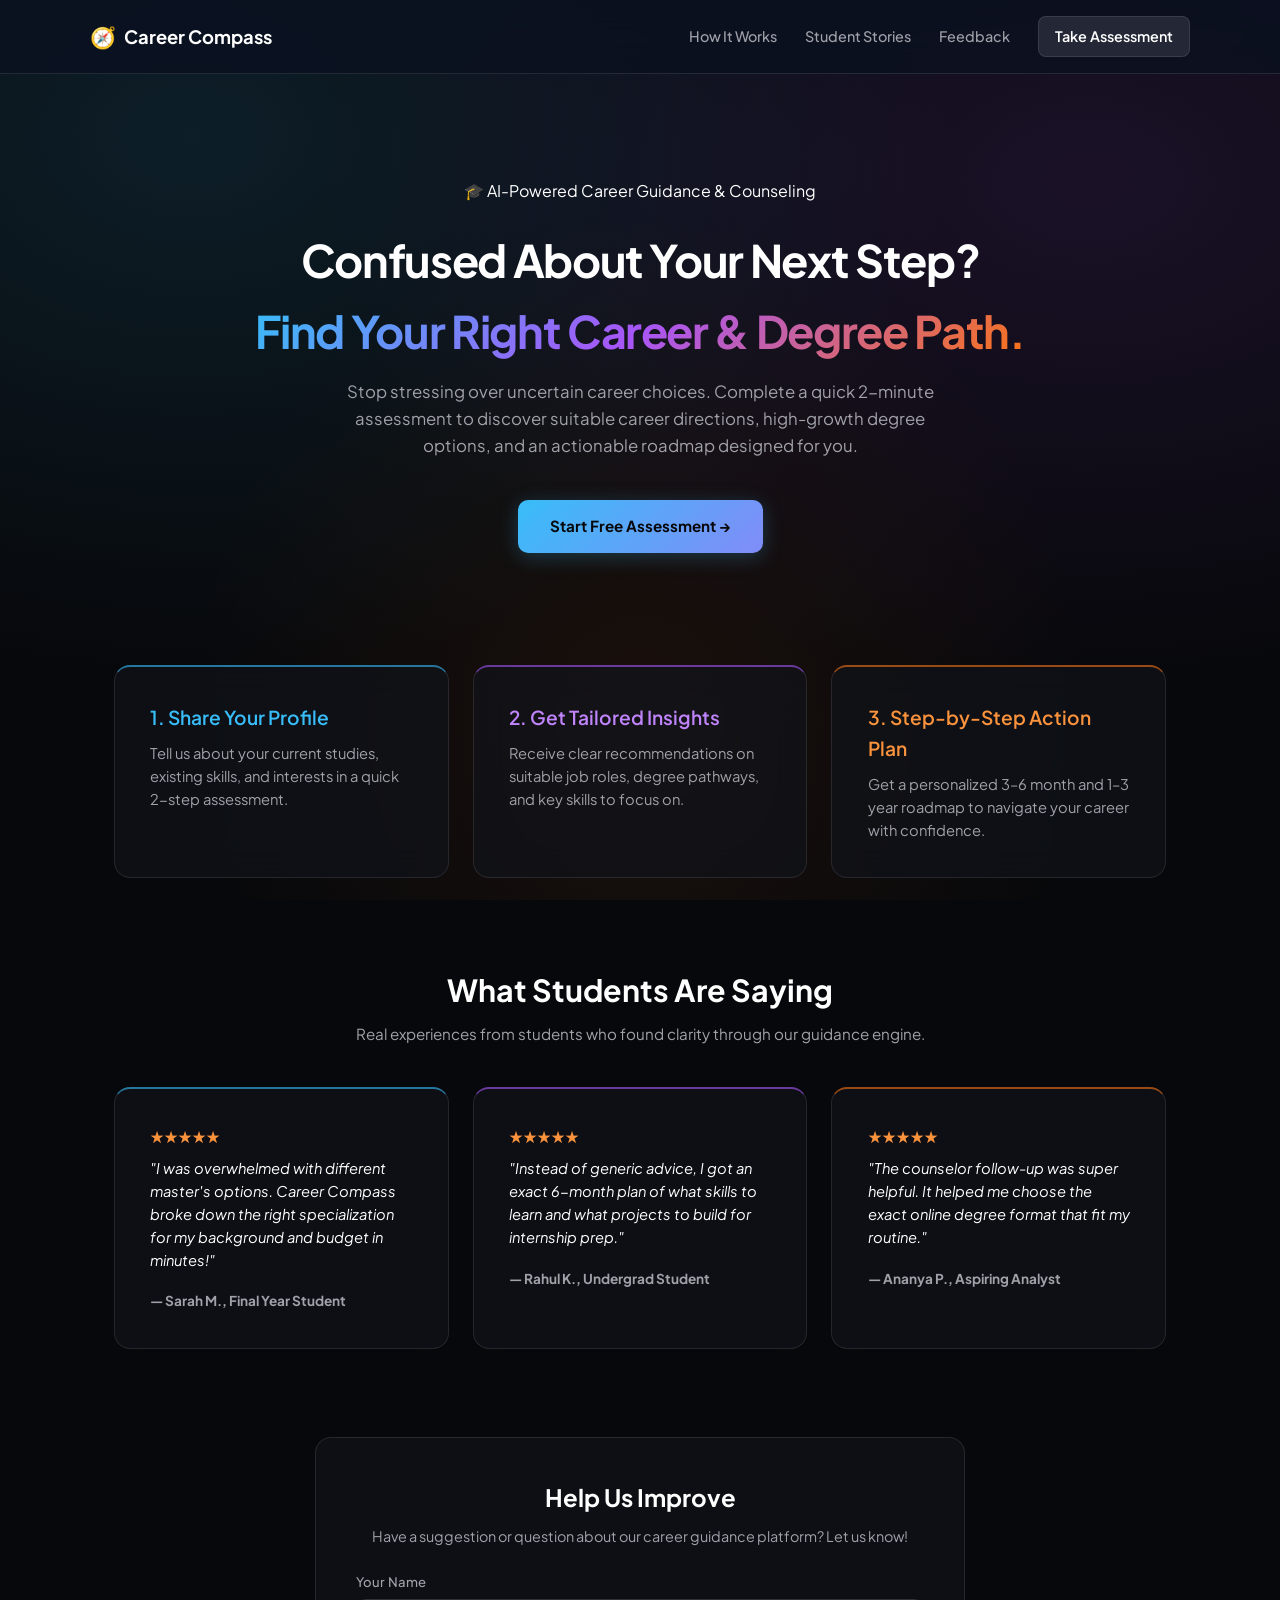
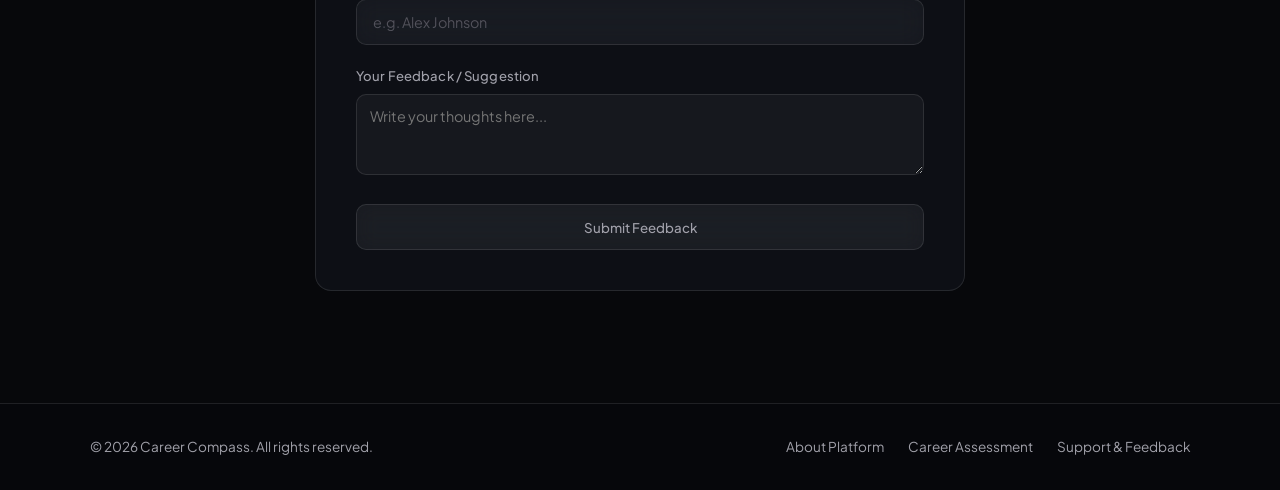
<file: frontend/index.html>
<!DOCTYPE html>
<html lang="en">
<head>
  <meta charset="UTF-8">
  <meta name="viewport" content="width=device-width, initial-scale=1.0">
  <title>Career Compass | AI-Powered Career Guidance</title>
  <link rel="preconnect" href="https://fonts.googleapis.com">
  <link rel="preconnect" href="https://fonts.gstatic.com" crossorigin>
  <link href="https://fonts.googleapis.com/css2?family=Plus+Jakarta+Sans:wght@400;500;600;700;800&display=swap" rel="stylesheet">
  <link rel="stylesheet" href="css/global.css">
  <link rel="stylesheet" href="css/dashboard.css">
</head>
<body>

  <!-- Top Navigation Header Bar -->
  <nav class="top-nav">
    <div class="nav-container">
      <div class="nav-brand">
        <span class="brand-icon">🧭</span>
        <span class="brand-name">Career Compass</span>
      </div>
      <div class="nav-links">
        <a href="#how-it-works">How It Works</a>
        <a href="#reviews">Student Stories</a>
        <a href="#feedback">Feedback</a>
        <a href="assesment.html" class="btn-nav">Take Assessment</a>
      </div>
    </div>
  </nav>

  <div class="container">
    <!-- Hero Section -->
    <header>
      <div class="brand-badge" style="margin-bottom: 1.25rem; display: inline-block;">
        <span>🎓 AI-Powered Career Guidance & Counseling</span>
      </div>
      <h1>Confused About Your Next Step?<br><span>Find Your Right Career & Degree Path.</span></h1>
      <p>Stop stressing over uncertain career choices. Complete a quick 2-minute assessment to discover suitable career directions, high-growth degree options, and an actionable roadmap designed for you.</p>
      
      <div class="hero-actions">
        <a href="assesment.html" class="btn-primary">Start Free Assessment &rarr;</a>
      </div>
    </header>

    <!-- How It Works Section (Simplified) -->
    <section id="how-it-works" class="features-grid">
      <div class="feature-card">
        <h3>1. Share Your Profile</h3>
        <p>Tell us about your current studies, existing skills, and interests in a quick 2-step assessment.</p>
      </div>

      <div class="feature-card">
        <h3>2. Get Tailored Insights</h3>
        <p>Receive clear recommendations on suitable job roles, degree pathways, and key skills to focus on.</p>
      </div>

      <div class="feature-card">
        <h3>3. Step-by-Step Action Plan</h3>
        <p>Get a personalized 3–6 month and 1–3 year roadmap to navigate your career with confidence.</p>
      </div>
    </section>

    <!-- Student Reviews / Stories -->
    <section id="reviews" style="margin-top: 5.5rem;">
      <h2 style="text-align: center; font-size: 1.9rem; margin-bottom: 0.5rem;">What Students Are Saying</h2>
      <p style="text-align: center; color: var(--text-muted); margin-bottom: 2.5rem; font-size: 0.95rem;">Real experiences from students who found clarity through our guidance engine.</p>
      
      <div class="features-grid" style="margin-top: 0;">
        <div class="feature-card">
          <div style="color: #fb923c; margin-bottom: 0.5rem;">★★★★★</div>
          <p style="font-style: italic; margin-bottom: 1rem; color: var(--text-white);">"I was overwhelmed with different master's options. Career Compass broke down the right specialization for my background and budget in minutes!"</p>
          <strong style="font-size: 0.85rem; color: var(--text-muted);">— Sarah M., Final Year Student</strong>
        </div>

        <div class="feature-card">
          <div style="color: #fb923c; margin-bottom: 0.5rem;">★★★★★</div>
          <p style="font-style: italic; margin-bottom: 1rem; color: var(--text-white);">"Instead of generic advice, I got an exact 6-month plan of what skills to learn and what projects to build for internship prep."</p>
          <strong style="font-size: 0.85rem; color: var(--text-muted);">— Rahul K., Undergrad Student</strong>
        </div>

        <div class="feature-card">
          <div style="color: #fb923c; margin-bottom: 0.5rem;">★★★★★</div>
          <p style="font-style: italic; margin-bottom: 1rem; color: var(--text-white);">"The counselor follow-up was super helpful. It helped me choose the exact online degree format that fit my routine."</p>
          <strong style="font-size: 0.85rem; color: var(--text-muted);">— Ananya P., Aspiring Analyst</strong>
        </div>
      </div>
    </section>

    <!-- Quick Feedback Section -->
    <section id="feedback" style="margin-top: 5.5rem;">
      <div class="feature-card" style="max-width: 650px; margin: 0 auto; padding: 2.5rem;">
        <h2 style="font-size: 1.5rem; text-align: center; margin-bottom: 0.5rem;">Help Us Improve</h2>
        <p style="text-align: center; color: var(--text-muted); font-size: 0.9rem; margin-bottom: 1.5rem;">Have a suggestion or question about our career guidance platform? Let us know!</p>
        
        <form id="feedback-form" onsubmit="event.preventDefault(); alert('Thank you for your valuable feedback!'); this.reset();">
          <div class="input-group">
            <label for="fb-name">Your Name</label>
            <input type="text" id="fb-name" required placeholder="e.g. Alex Johnson">
          </div>
          <div class="input-group">
            <label for="fb-message">Your Feedback / Suggestion</label>
            <textarea id="fb-message" rows="3" required placeholder="Write your thoughts here..." style="background: rgba(255, 255, 255, 0.04); border: 1px solid var(--glass-border); color: var(--text-white); padding: 0.8rem; border-radius: 10px; font-family: inherit; font-size: 0.9rem; outline: none; width: 100%; resize: vertical;"></textarea>
          </div>
          <button type="submit" class="btn-secondary full-width" style="margin-top: 0.5rem;">Submit Feedback</button>
        </form>
      </div>
    </section>
  </div>

  <!-- Copyrights & Footer Bar -->
  <footer class="footer-bar">
    <div class="footer-container">
      <p>&copy; 2026 Career Compass. All rights reserved.</p>
      <div class="footer-links">
        <a href="#how-it-works">About Platform</a>
        <a href="assesment.html">Career Assessment</a>
        <a href="#feedback">Support & Feedback</a>
      </div>
    </div>
  </footer>

</body>
</html>
</file>
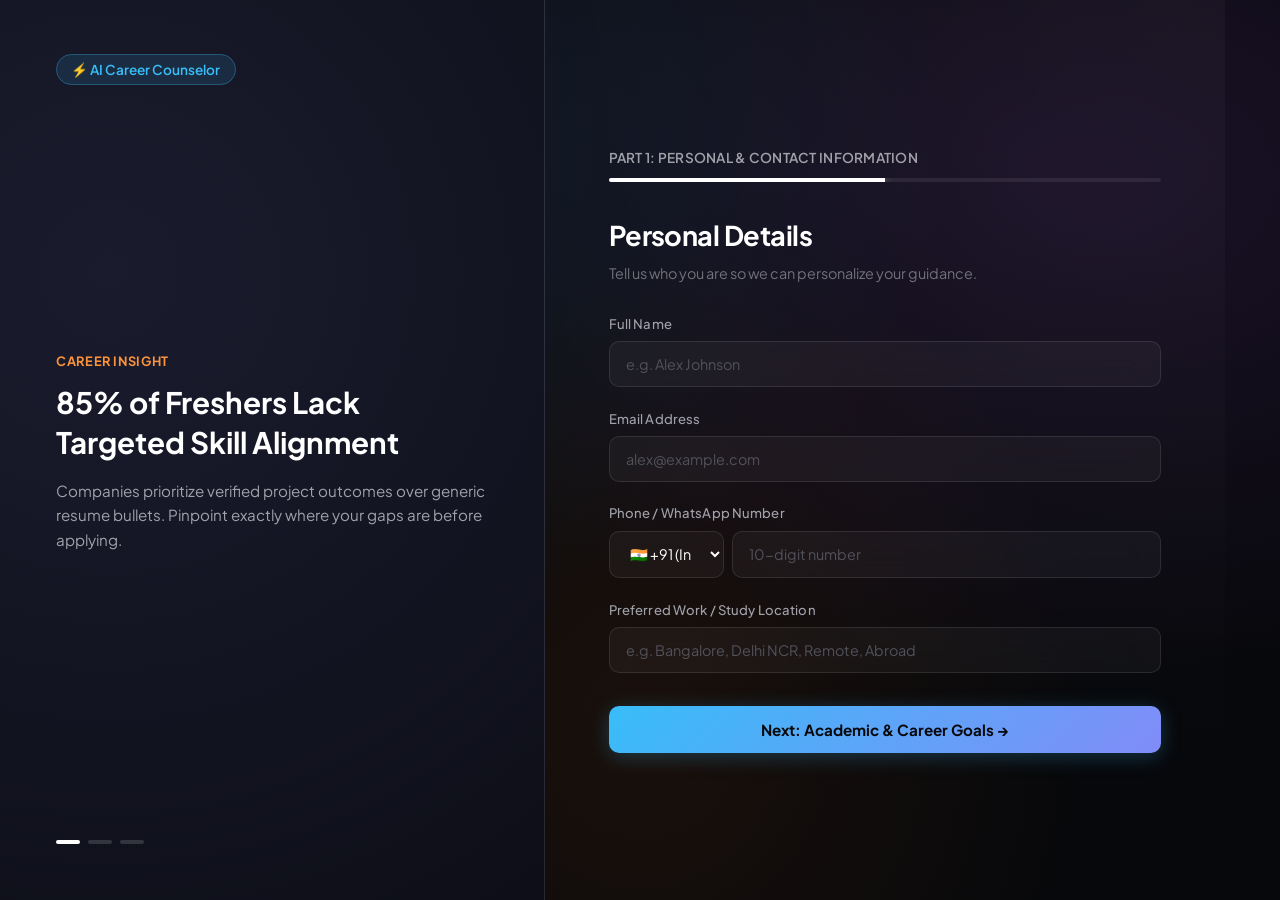
<file: frontend/assesment.html>
<!DOCTYPE html>
<html lang="en">
<head>
  <meta charset="UTF-8">
  <meta name="viewport" content="width=device-width, initial-scale=1.0">
  <title>Career Compass | Assessment</title>
  <link rel="preconnect" href="https://fonts.googleapis.com">
  <link rel="preconnect" href="https://fonts.gstatic.com" crossorigin>
  <link href="https://fonts.googleapis.com/css2?family=Plus+Jakarta+Sans:wght@400;500;600;700&display=swap" rel="stylesheet">
  <link rel="stylesheet" href="css/global.css">
  <link rel="stylesheet" href="css/assesment.css">
</head>
<body>

  <div class="assessment-wrapper">
    <!-- Left Pane: Carousel with Insights -->
    <aside class="carousel-pane">
      <div class="brand-badge">
        <span>⚡ AI Career Counselor</span>
      </div>

      <div class="slider-container">
        <div class="slide active">
          <div class="slide-tag">Career Insight</div>
          <h2>85% of Freshers Lack Targeted Skill Alignment</h2>
          <p>Companies prioritize verified project outcomes over generic resume bullets. Pinpoint exactly where your gaps are before applying.</p>
        </div>

        <div class="slide">
          <div class="slide-tag">High-Growth Tracks</div>
          <h2>Top Skills In Demand</h2>
          <p>Full-Stack Engineering, Applied AI/ML pipelines, Cloud Architecture, and Data Analytics command significantly higher starting packages.</p>
        </div>

        <div class="slide">
          <div class="slide-tag">Higher Education</div>
          <h2>Right Degree, Higher Growth</h2>
          <p>Choosing the right specialization and study mode (Online, Offline, Hybrid) accelerates long-term career progression.</p>
        </div>
      </div>

      <div class="slider-dots">
        <span class="dot active"></span>
        <span class="dot"></span>
        <span class="dot"></span>
      </div>
    </aside>

    <!-- Right Pane: 2-Step Form -->
    <main class="form-pane">
      <div class="form-header">
        <div class="step-indicator">
          <span id="step-label">Part 1: Personal & Contact Information</span>
          <div class="progress-track">
            <div class="progress-bar" id="progress-bar"></div>
          </div>
        </div>
      </div>

      <form id="career-form">
        <!-- PART 1: PERSONAL & CONTACT DETAILS -->
        <section class="form-step active-step" id="step-1">
          <h3>Personal Details</h3>
          <p class="subtitle">Tell us who you are so we can personalize your guidance.</p>

          <div class="input-group">
            <label for="name">Full Name</label>
            <input type="text" id="name" required placeholder="e.g. Alex Johnson" minlength="2">
          </div>

          <div class="input-group">
            <label for="email">Email Address</label>
            <input type="email" id="email" required placeholder="alex@example.com">
          </div>

          <div class="input-group">
            <label for="phone">Phone / WhatsApp Number</label>
            <div class="phone-group">
              <select id="country-code" required>
                <option value="+91" selected>🇮🇳 +91 (India)</option>
                <option value="+1">🇺🇸 +1 (US/Canada)</option>
                <option value="+44">🇬🇧 +44 (UK)</option>
                <option value="+971">🇦🇪 +971 (UAE)</option>
                <option value="+65">🇸🇬 +65 (Singapore)</option>
                <option value="+61">🇦🇺 +61 (Australia)</option>
                <option value="+49">🇩🇪 +49 (Germany)</option>
              </select>
              <input 
                type="tel" 
                id="phone" 
                required 
                placeholder="10-digit number" 
                pattern="[0-9]{10}" 
                maxlength="10" 
                title="Please enter a valid 10-digit mobile number"
              >
            </div>
          </div>

          <div class="input-group">
            <label for="preferred-location">Preferred Work / Study Location</label>
            <input type="text" id="preferred-location" required placeholder="e.g. Bangalore, Delhi NCR, Remote, Abroad">
          </div>

          <button type="button" class="btn-primary full-width" id="btn-next">Next: Academic & Career Goals &rarr;</button>
        </section>

        <!-- PART 2: EDUCATIONAL & CAREER GOALS -->
        <section class="form-step" id="step-2">
          <h3>Education & Goals</h3>
          <p class="subtitle">Provide your academic background and aspirations.</p>

          <div class="grid-2">
            <div class="input-group">
              <label for="degree-course">Degree / Course</label>
              <select id="degree-course" required>
                <option value="" disabled selected>Select Degree</option>
                <option value="B.Tech / B.E. (Computer Science/IT)">B.Tech / B.E. (CS/IT)</option>
                <option value="B.Tech / B.E. (Other Branches)">B.Tech / B.E. (Other)</option>
                <option value="BCA">BCA</option>
                <option value="B.Sc (Computer Science / IT / Data)">B.Sc (CS/IT/Data)</option>
                <option value="B.Sc (General / Others)">B.Sc (General)</option>
                <option value="B.Com / BBA">B.Com / BBA</option>
                <option value="MCA">MCA</option>
                <option value="M.Tech / M.E.">M.Tech / M.E.</option>
                <option value="M.Sc / MBA">M.Sc / MBA</option>
                <option value="12th / High School">12th / High School</option>
                <option value="Diploma">Diploma</option>
                <option value="Other">Other</option>
              </select>
            </div>


          <div class="input-group">
            <label for="current-year">Education</label>
              <select id="current-year" required>
                <option value="" disabled selected>Select Year/Sem</option>
                <option value="12th pass">High School</option>
                <option value="1st Year (Sem 1-2)">1st Year (Sem 1-2)</option>
                <option value="2nd Year (Sem 3-4)">2nd Year (Sem 3-4)</option>
                <option value="3rd Year (Sem 5-6)">3rd Year (Sem 5-6)</option>
                <option value="4th Year (Sem 7-8)">4th Year (Sem 7-8)</option>
                <option value="Final Year / Graduated">Final Year / Graduated</option>
                <option value="Gap Year / Drop Year">Gap Year / Drop Year</option>    
              </select>
            </div>
          </div>

          <div class="input-group">
            <label for="college">College / University Name</label>
            <input type="text" id="college" required placeholder="e.g. State Technical University">
          </div>

          <div class="grid-2">
            <div class="input-group">
              <label for="skills">Current Skills</label>
              <input type="text" id="skills" required placeholder="e.g. Python, SQL, Git">
            </div>
            <div class="input-group">
              <label for="career-field">Target Career Direction</label>
              <input type="text" id="career-field" required placeholder="e.g. AI Engineer, Web Developer">
            </div>
          </div>

          <div class="grid-2">
            <div class="input-group">
              <label for="degree-mode">Higher Education Mode</label>
              <select id="degree-mode" required>
                <option value="" disabled selected>Select mode</option>
                <option value="Online Degree">Online Degree</option>
                <option value="Offline/Regular Degree">Offline/Regular Degree</option>
                <option value="Hybrid">Hybrid</option>
                <option value="Distance Learning">Distance Learning</option>
                <option value="Not Sure Yet">Not Sure Yet</option>
              </select>
            </div>
            <div class="input-group">
              <label for="counseling-intent">Need Admission Counseling?</label>
              <select id="counseling-intent" required>
                <option value="" disabled selected>Select option</option>
                <option value="Yes, I want counseling">Yes, I want counseling</option>
                <option value="Yes, I want more information">Yes, I want more information</option>
                <option value="Maybe, I'm exploring options">Maybe, exploring options</option>
                <option value="No, I just want career guidance">No, career guidance only</option>
              </select>
            </div>
          </div>

          <div class="input-group">
            <label for="budget">Budget for Higher Ed (if applicable)</label>
            <select id="budget" required>
              <option value="" disabled selected>Select budget range</option>
              <option value="Under 1 Lakh INR">Under 1 Lakh INR</option>
              <option value="1 - 3 Lakhs INR">1 - 3 Lakhs INR</option>
              <option value="3 - 6 Lakhs INR">3 - 6 Lakhs INR</option>
              <option value="Above 6 Lakhs INR">Above 6 Lakhs INR</option>
              <option value="Not Planning Higher Ed">Not Planning Higher Ed</option>
            </select>
          </div>

          <div class="btn-row">
            <button type="button" class="btn-secondary" id="btn-back">&larr; Back</button>
            <button type="submit" class="btn-primary" id="btn-submit">Generate Career Report ⚡</button>
          </div>
        </section>
      </form>
    </main>
  </div>

  <script src="js/script.js"></script>
</body>
</html>
</file>
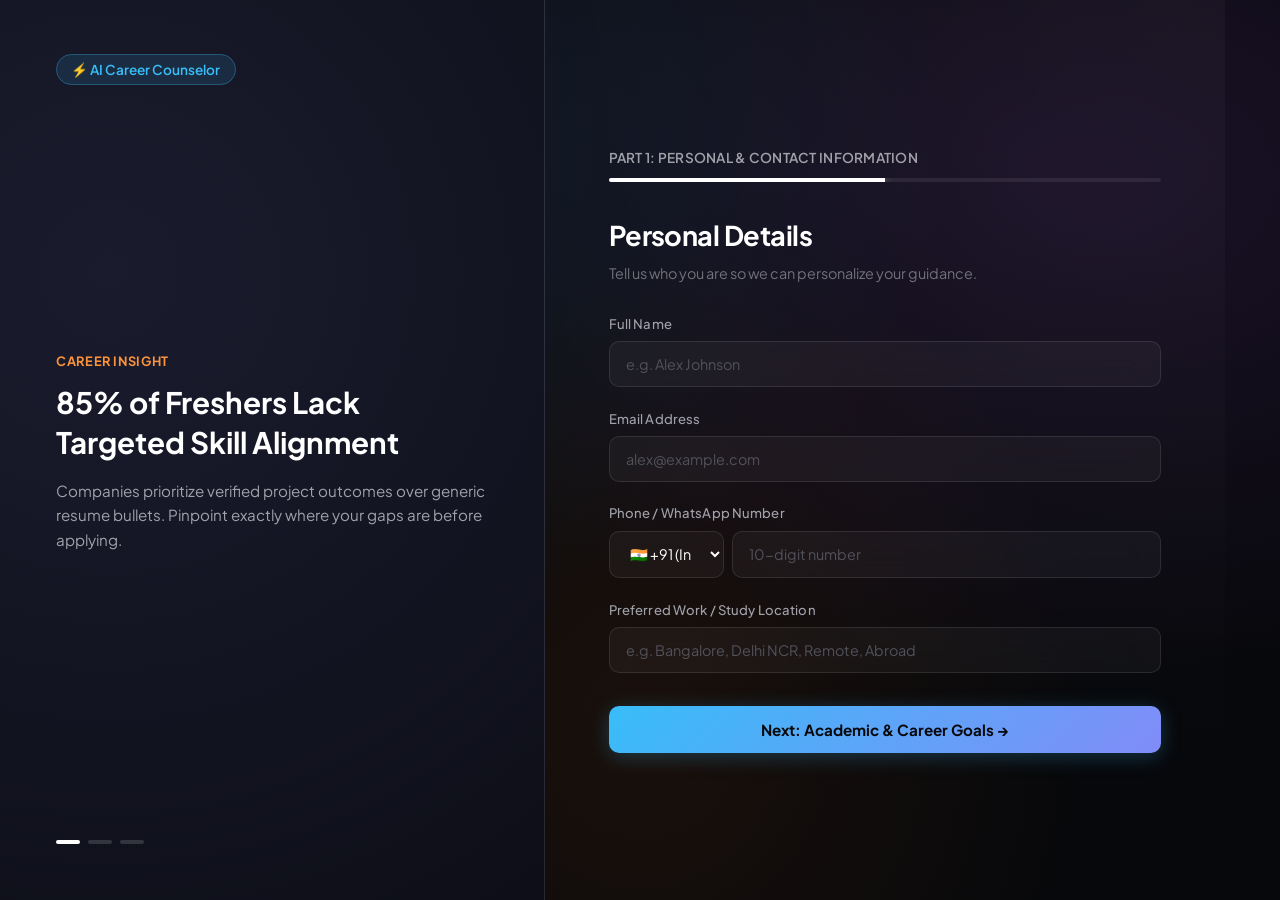
<file: frontend/report.html>
<!DOCTYPE html>
<html lang="en">
<head>
  <meta charset="UTF-8" />
  <meta name="viewport" content="width=device-width, initial-scale=1.0" />
  <title>Career Blueprint | CareerCompass AI</title>
  <link rel="stylesheet" href="css/global.css">
  <link rel="stylesheet" href="css/report.css" />
</head>
<body>

 <!-- Screen Loading State (Interactive Compass & Orbit Loader) -->
  <div id="loading-overlay" class="loading-backdrop">
    <div class="loading-card glass-card">
      <div class="loader-spinner-wrapper">
        <div class="pulsing-orbit"></div>
        <div class="loader-icon">🧭</div>
      </div>
      <h2 id="loading-title">Analyzing Your Profile</h2>
      <p id="loading-status" class="loading-subtitle">Processing career data & matching paths...</p>
      
      <div class="progress-track">
        <div id="progress-bar" class="progress-fill"></div>
      </div>
      
      <div class="loading-metrics">
        <span id="step-indicator">Step 1 of 4</span>
        <span id="eta-indicator">~12s remaining</span>
      </div>

      <div class="loading-fact-box">
        <span class="fact-tag">💡 Career Insight</span>
        <p id="dynamic-fact">Targeting 2–3 high-impact portfolio projects often provides more signal than multiple basic certificates.</p>
      </div>
    </div>
  </div>

  <!-- Screen-Only Floating Navigation Bar -->
  <aside class="screen-action-bar no-print">
    <div class="action-container">
      <button onclick="window.print()" class="btn-print">
        🖨️ Print / Save PDF Report
      </button>
      <a href="index.html" class="btn-dashboard">
        ← Back to Dashboard
      </a>
    </div>
  </aside>

  <!-- Main Report Container -->
  <main id="report-content" class="report-container" style="display: none;">
    
    <!-- Candidate Header & Summary -->
    <header class="report-header">
      <h1 id="user-heading">Career Blueprint</h1>
      <p id="profile-summary" class="profile-summary"></p>
    </header>

    <!-- Section 1: Career Paths -->
    <section class="report-section">
      <h2 class="section-title">Recommended Career Paths</h2>
      <div id="career-paths-grid" class="cards-grid">
        <!-- Rendered via JavaScript -->
      </div>
    </section>

    <!-- Section 2: Skills & Education Pathway -->
    <div class="dual-section-grid">
      <!-- Prioritized Skills -->
      <section class="report-section glass-card">
        <h2 class="section-title">Prioritized Skills to Master</h2>
        <div id="skills-list">
          <!-- Rendered via JavaScript -->
        </div>
      </section>

      <!-- Degrees & Universities -->
      <section class="report-section glass-card">
        <h2 class="section-title">Recommended Degree & College Pathways</h2>
        <div id="education-pathway">
          <!-- Rendered via JavaScript -->
        </div>
      </section>
    </div>

    <!-- Section 3: Roadmap -->
    <section class="report-section">
      <h2 class="section-title">Actionable Career Roadmap</h2>
      <div class="roadmap-grid">
        <div class="glass-card roadmap-card">
          <span class="roadmap-badge short-term">Next 3–12 Months</span>
          <h3 class="roadmap-heading">Short-Term Execution</h3>
          <p id="short-term-plan" class="roadmap-text"></p>
        </div>
        <div class="glass-card roadmap-card">
          <span class="roadmap-badge long-term">Next 1–3 Years</span>
          <h3 class="roadmap-heading">Long-Term Trajectory</h3>
          <p id="long-term-plan" class="roadmap-text"></p>
        </div>
      </div>
    </section>

    <!-- Section 4: AI Advisor Verdict (Forces new page on print) -->
    <section class="report-section verdict-section page-break-before">
      <div class="glass-card verdict-card">
        <h3>AI Advisor Overall Verdict</h3>
        <p id="overall-verdict"></p>
        
        <!-- Counseling Contact Block (Serious outline on print, stylish callout on web) -->
        <div class="counseling-box">
          <h4>Personalized Academic & Career Counseling</h4>
          <p>Need 1-on-1 guidance on college admissions, curriculum sequencing, or online degree enrollment?</p>
          <ul class="contact-details">
            <li><strong>Counseling Desk:</strong> admissions@careercompass.edu</li>
            <li><strong>Helpline:</strong> +91 9999999999 (Mon–Fri, 9:00 AM – 6:00 PM)</li>
            <li><strong>Online Portal:</strong> https://careercompass.ai/counseling</li>
          </ul>
        </div>
      </div>
    </section>

      <!-- Footer Disclaimer -->
    <footer class="report-footer" style="margin-top: 3rem; padding-top: 1.5rem; border-top: 1px solid #e2e8f0; text-align: center; font-size: 0.85rem; color: #64748b;">
      <p><em>Disclaimer: This career guidance report is generated by an AI-powered system and may occasionally contain inaccuracies. Please verify institutional details and eligibility requirements independently.</em></p>
    </footer>

  </main>



  <script src="js/report.js"></script>
</body>
</html>
</file>
<file: frontend/css/global.css>
:root {
  --bg-deep: #07080b;
  --glass-surface: rgba(18, 20, 29, 0.65);
  --glass-surface-hover: rgba(28, 31, 45, 0.75);
  --glass-border: rgba(255, 255, 255, 0.1);
  --glass-border-focus: rgba(255, 255, 255, 0.35);
  
  --text-white: #ffffff;
  --text-muted: #a1a1aa;
  --text-dim: #71717a;
  
  --btn-white: #ffffff;
  --btn-white-hover: #e4e4e7;
  --btn-text: #09090b;
}

* {
  margin: 0;
  padding: 0;
  box-sizing: border-box;
  font-family: 'Plus Jakarta Sans', sans-serif;
}

body {
  background-color: #07080b;
  background-image: 
    radial-gradient(at 15% 15%, rgba(56, 189, 248, 0.12) 0px, transparent 50%),
    radial-gradient(at 85% 20%, rgba(168, 85, 247, 0.12) 0px, transparent 50%),
    radial-gradient(at 50% 80%, rgba(249, 115, 22, 0.08) 0px, transparent 50%);
  background-attachment: fixed;
  color: var(--text-white);
  min-height: 100vh;
  line-height: 1.6;
}

.container {
  max-width: 1100px;
  margin: 0 auto;
  padding: 2rem 1.5rem;
}

/* Shared Buttons */
.btn-primary {
  background: linear-gradient(135deg, #38bdf8 0%, #818cf8 100%);
  color: #07080b;
  padding: 0.9rem 2rem;
  font-size: 0.95rem;
  font-weight: 700;
  border-radius: 10px;
  border: none;
  text-decoration: none;
  cursor: pointer;
  display: inline-block;
  transition: all 0.25s ease;
  box-shadow: 0 4px 20px rgba(56, 189, 248, 0.25);
}

.btn-primary:hover {
  transform: translateY(-2px);
  box-shadow: 0 6px 25px rgba(56, 189, 248, 0.45);
}

.btn-secondary {
  background: rgba(255, 255, 255, 0.05);
  color: var(--text-muted);
  border: 1px solid var(--glass-border);
  backdrop-filter: blur(10px);
  -webkit-backdrop-filter: blur(10px);
  padding: 0.85rem 1.5rem;
  border-radius: 10px;
  font-weight: 500;
  cursor: pointer;
  transition: all 0.2s ease;
}

.btn-secondary:hover {
  background: rgba(255, 255, 255, 0.1);
  color: var(--text-white);
  border-color: var(--glass-border-focus);
}

.full-width {
  width: 100%;
  margin-top: 0.75rem;
}

.btn-row {
  display: flex;
  gap: 1rem;
  margin-top: 1.25rem;
}

/* Top Navigation Bar */
.top-nav {
  position: sticky;
  top: 0;
  z-index: 100;
  background: rgba(11, 17, 32, 0.85);
  backdrop-filter: blur(16px);
  -webkit-backdrop-filter: blur(16px);
  border-bottom: 1px solid var(--glass-border);
  padding: 1rem 1.5rem;
}

.nav-container {
  max-width: 1100px;
  margin: 0 auto;
  display: flex;
  justify-content: space-between;
  align-items: center;
}

.nav-brand {
  display: flex;
  align-items: center;
  gap: 0.5rem;
  font-weight: 700;
  font-size: 1.15rem;
  color: var(--text-white);
}

.brand-icon {
  font-size: 1.3rem;
}

.nav-links {
  display: flex;
  align-items: center;
  gap: 1.75rem;
}

.nav-links a {
  color: var(--text-muted);
  text-decoration: none;
  font-size: 0.9rem;
  font-weight: 500;
  transition: color 0.2s ease;
}

.nav-links a:hover {
  color: var(--text-white);
}

.btn-nav {
  background: rgba(255, 255, 255, 0.1);
  border: 1px solid var(--glass-border);
  padding: 0.5rem 1rem !important;
  border-radius: 8px;
  color: var(--text-white) !important;
  font-weight: 600 !important;
  transition: all 0.2s ease;
}

.btn-nav:hover {
  background: var(--text-white);
  color: #0b1120 !important;
}

/* Footer Bar */
.footer-bar {
  margin-top: 5rem;
  border-top: 1px solid var(--glass-border);
  background: rgba(7, 8, 11, 0.95);
  padding: 2rem 1.5rem;
  color: var(--text-muted);
  font-size: 0.85rem;
}

.footer-container {
  max-width: 1100px;
  margin: 0 auto;
  display: flex;
  justify-content: space-between;
  align-items: center;
  flex-wrap: wrap;
  gap: 1rem;
}

.footer-links {
  display: flex;
  gap: 1.5rem;
}

.footer-links a {
  color: var(--text-muted);
  text-decoration: none;
  transition: color 0.2s ease;
}

.footer-links a:hover {
  color: var(--text-white);
}

@media (max-width: 768px) {
  .nav-links {
    display: none;
  }
}
</file>
<file: frontend/css/dashboard.css>
/* Hero Header */
header {
  text-align: center;
  padding: 4.5rem 1rem 3rem;
}

header h1 {
  font-size: 2.8rem;
  font-weight: 700;
  letter-spacing: -0.03em;
  color: var(--text-white);
}

header h1 span {
  background: linear-gradient(135deg, #38bdf8 0%, #a855f7 50%, #f97316 100%);
  -webkit-background-clip: text;
  -webkit-text-fill-color: transparent;
}



header p {
  font-size: 1.05rem;
  color: var(--text-muted);
  margin-top: 0.75rem;
  max-width: 620px;
  margin-left: auto;
  margin-right: auto;
}

.hero-actions {
  display: flex;
  justify-content: center;
  gap: 1rem;
  margin-top: 2.5rem;
}

/* Feature Cards Grid */
.features-grid {
  display: grid;
  grid-template-columns: repeat(auto-fit, minmax(280px, 1fr));
  gap: 1.5rem;
  margin-top: 4rem;
}

.feature-card {
  background: var(--glass-surface);
  backdrop-filter: blur(16px);
  -webkit-backdrop-filter: blur(16px);
  border: 1px solid var(--glass-border);
  border-radius: 16px;
  padding: 2.2rem;
  transition: all 0.25s ease;
}

.feature-card:hover {
  background: var(--glass-surface-hover);
  border-color: var(--glass-border-focus);
  transform: translateY(-3px);
}

.feature-card h3 {
  font-size: 1.2rem;
  margin-bottom: 0.6rem;
  font-weight: 600;
  color: var(--text-white);
}

.feature-card p {
  color: var(--text-muted);
  font-size: 0.92rem;
  line-height: 1.55;
}

/* Top Border Accents */
.features-grid .feature-card:nth-child(1) { border-top: 2px solid rgba(56, 189, 248, 0.6); }
.features-grid .feature-card:nth-child(2) { border-top: 2px solid rgba(168, 85, 247, 0.6); }
.features-grid .feature-card:nth-child(3) { border-top: 2px solid rgba(249, 115, 22, 0.6); }

.features-grid .feature-card:nth-child(1) h3 { color: #38bdf8; }
.features-grid .feature-card:nth-child(2) h3 { color: #c084fc; }
.features-grid .feature-card:nth-child(3) h3 { color: #fb923c; }

/* Comparison Grid */
.comparison-grid {
  display: grid;
  grid-template-columns: 1fr 1fr;
  gap: 1.5rem;
}

.input-group {
  display: flex;
  flex-direction: column;
  gap: 0.45rem;
  margin-bottom: 1.3rem;
}

.input-group label {
  font-size: 0.82rem;
  font-weight: 500;
  color: var(--text-muted);
  letter-spacing: 0.01em;
}

.input-group input,
.input-group select {
  background: rgba(255, 255, 255, 0.04);
  backdrop-filter: blur(12px);
  -webkit-backdrop-filter: blur(12px);
  border: 1px solid var(--glass-border);
  color: var(--text-white);
  padding: 0.8rem 1rem;
  border-radius: 10px;
  font-size: 0.9rem;
  outline: none;
  transition: all 0.2s ease;
}

.input-group input:focus,
.input-group select:focus {
  background: rgba(255, 255, 255, 0.07);
  border-color: var(--glass-border-focus);
  box-shadow: 0 0 0 3px rgba(255, 255, 255, 0.06);
}

.input-group select option {
  background-color: #12141c;
  color: #ffffff;
}

.input-group input::placeholder {
  color: #52525b;
}

@media (max-width: 800px) {
  .comparison-grid {
    grid-template-columns: 1fr;
  }
}
</file>
<file: frontend/css/assesment.css>
/* Split-Screen Layout */
.assessment-wrapper {
  display: grid;
  grid-template-columns: 1fr 1.35fr;
  min-height: 100vh;
}

/* Left Sidebar (Carousel Pane) */
.carousel-pane {
  background: radial-gradient(circle at 20% 30%, #1a1c2e 0%, #0d0e17 100%);
  border-right: 1px solid var(--glass-border);
  padding: 3.5rem;
  display: flex;
  flex-direction: column;
  justify-content: space-between;
  position: relative;
}

.brand-badge span {
  font-size: 0.85rem;
  font-weight: 600;
  color: #38bdf8;
  background: rgba(56, 189, 248, 0.12);
  padding: 0.4rem 0.9rem;
  border-radius: 20px;
  border: 1px solid rgba(56, 189, 248, 0.3);
}

.slider-container {
  min-height: 220px;
}

.slide {
  display: none;
  opacity: 0;
  transition: opacity 0.4s ease-in-out;
}

.slide.active {
  display: block;
  opacity: 1;
}

.slide-tag {
  color: #fb923c;
  font-size: 0.8rem;
  font-weight: 700;
  text-transform: uppercase;
  letter-spacing: 0.05em;
  margin-bottom: 0.75rem;
}

.slide h2 {
  font-size: 1.85rem;
  font-weight: 700;
  line-height: 1.35;
  margin-bottom: 1rem;
}

.slide p {
  color: var(--text-muted);
  font-size: 0.95rem;
  line-height: 1.6;
}

.slider-dots {
  display: flex;
  gap: 0.5rem;
}

.dot {
  width: 24px;
  height: 4px;
  background: rgba(255, 255, 255, 0.15);
  border-radius: 2px;
  cursor: pointer;
  transition: background 0.3s ease;
}

.dot.active {
  background: #ffffff;
}

/* Right Pane (Form Inputs) */
.form-pane {
  padding: 3.5rem 4rem;
  display: flex;
  flex-direction: column;
  justify-content: center;
  max-width: 680px;
  background: radial-gradient(circle at top right, rgba(255, 255, 255, 0.03) 0%, transparent 70%);
}

.form-header {
  margin-bottom: 2rem;
}

.step-indicator {
  display: flex;
  flex-direction: column;
  gap: 0.6rem;
}

#step-label {
  font-size: 0.85rem;
  font-weight: 600;
  letter-spacing: 0.02em;
  color: var(--text-muted);
  text-transform: uppercase;
}

.progress-track {
  width: 100%;
  height: 4px;
  background: rgba(255, 255, 255, 0.08);
  border-radius: 2px;
  overflow: hidden;
}

.progress-bar {
  width: 50%;
  height: 100%;
  background: #ffffff;
  box-shadow: 0 0 10px rgba(255, 255, 255, 0.5);
  transition: width 0.3s ease;
}

.form-step {
  display: none;
}

.form-step.active-step {
  display: block;
}

.form-step h3 {
  font-size: 1.7rem;
  font-weight: 700;
  color: var(--text-white);
  letter-spacing: -0.02em;
  margin-bottom: 0.3rem;
}

.form-step .subtitle {
  color: var(--text-dim);
  font-size: 0.9rem;
  margin-bottom: 1.75rem;
}

.grid-2 {
  display: grid;
  grid-template-columns: 1fr 1fr;
  gap: 1.1rem;
}

.input-group {
  display: flex;
  flex-direction: column;
  gap: 0.45rem;
  margin-bottom: 1.3rem;
}

.input-group label {
  font-size: 0.82rem;
  font-weight: 500;
  color: var(--text-muted);
  letter-spacing: 0.01em;
}

.input-group input,
.input-group select {
  background: rgba(255, 255, 255, 0.04);
  backdrop-filter: blur(12px);
  -webkit-backdrop-filter: blur(12px);
  border: 1px solid var(--glass-border);
  color: var(--text-white);
  padding: 0.8rem 1rem;
  border-radius: 10px;
  font-size: 0.9rem;
  outline: none;
  transition: all 0.2s ease;
}

.input-group input:focus,
.input-group select:focus {
  background: rgba(255, 255, 255, 0.07);
  border-color: var(--glass-border-focus);
  box-shadow: 0 0 0 3px rgba(255, 255, 255, 0.06);
}

.input-group select option {
  background-color: #12141c;
  color: #ffffff;
}

.input-group input::placeholder {
  color: #52525b;
}

.phone-group {
  display: flex;
  gap: 0.5rem;
}

.phone-group select {
  width: 115px;
  flex-shrink: 0;
}

.phone-group input {
  flex-grow: 1;
}

@media (max-width: 900px) {
  .assessment-wrapper { 
    grid-template-columns: 1fr; 
  }
  .carousel-pane, .form-pane { 
    padding: 2rem; 
  }
  .grid-2 { 
    grid-template-columns: 1fr; 
  }
}
</file>
<file: frontend/css/report.css>
/* =========================================================
   1. SCREEN VIEW STYLING (DARK, COLORFUL, GLASSMORPHIC)
   ========================================================= */
.print-only-doc {
  display: none; /* Hidden on browser screen */
}

.report-container {
  max-width: 1150px;
  margin: 0 auto;
  padding: 3rem 1.5rem 5rem;
}

.report-header {
  text-align: left;
  padding: 1.5rem 0 2.5rem;
  border-bottom: 1px solid var(--glass-border, rgba(255, 255, 255, 0.1));
  margin-bottom: 2.5rem;
}

.report-header h1 {
  font-size: 2.5rem;
  font-weight: 800;
  margin-top: 0.5rem;
  background: linear-gradient(135deg, #ffffff 30%, #38bdf8 100%);
  background-clip: text;
  -webkit-background-clip: text;
  -webkit-text-fill-color: transparent;
  letter-spacing: -0.5px;
}

.profile-summary {
  color: #94a3b8;
  margin-top: 0.75rem;
  font-size: 1.05rem;
  line-height: 1.65;
  max-width: 850px;
}

.report-section {
  margin-bottom: 3.5rem;
}

.section-title {
  font-size: 1.45rem;
  font-weight: 700;
  margin-bottom: 1.5rem;
  color: #f8fafc;
  display: flex;
  align-items: center;
  gap: 0.6rem;
}

.section-title::before {
  content: "";
  display: inline-block;
  width: 4px;
  height: 1.25rem;
  background: #38bdf8;
  border-radius: 4px;
}

/* Glassmorphism Cards */
.glass-card {
  background: rgba(255, 255, 255, 0.03);
  backdrop-filter: blur(16px);
  -webkit-backdrop-filter: blur(16px);
  border: 1px solid rgba(255, 255, 255, 0.08);
  border-radius: 16px;
  padding: 1.75rem;
  box-shadow: 0 4px 20px -2px rgba(0, 0, 0, 0.5);
  transition: transform 0.25s ease, border-color 0.25s ease, box-shadow 0.25s ease;
}

.glass-card:hover {
  transform: translateY(-4px);
  border-color: rgba(255, 255, 255, 0.18);
  box-shadow: 0 12px 30px -4px rgba(0, 0, 0, 0.6);
}

.cards-grid {
  display: grid;
  grid-template-columns: repeat(auto-fit, minmax(320px, 1fr));
  gap: 1.5rem;
}

.career-card {
  position: relative;
  overflow: hidden;
  border-left: 4px solid #38bdf8;
  background: linear-gradient(180deg, rgba(255, 255, 255, 0.04) 0%, rgba(255, 255, 255, 0.01) 100%);
}

.cards-grid > .career-card:nth-child(1) { border-left-color: #38bdf8; }
.cards-grid > .career-card:nth-child(2) { border-left-color: #a855f7; }
.cards-grid > .career-card:nth-child(3) { border-left-color: #34d399; }
.cards-grid > .career-card:nth-child(4) { border-left-color: #fbbf24; }
.cards-grid > .career-card:nth-child(5) { border-left-color: #f43f5e; }

.career-card h3 {
  font-size: 1.25rem;
  font-weight: 600;
  color: #ffffff;
  margin-bottom: 0.6rem;
}

.career-card p {
  font-size: 0.92rem;
  color: #94a3b8;
  line-height: 1.6;
  margin-bottom: 0.85rem;
}

.career-card .tag-label {
  font-size: 0.72rem;
  font-weight: 700;
  text-transform: uppercase;
  letter-spacing: 0.05em;
  color: #38bdf8;
  background: rgba(56, 189, 248, 0.1);
  padding: 0.25rem 0.5rem;
  border-radius: 4px;
  display: inline-block;
  margin-top: 0.5rem;
}

.dual-section-grid {
  display: grid;
  grid-template-columns: 1fr 1fr;
  gap: 1.5rem;
  margin-bottom: 3.5rem;
}

.roadmap-grid {
  display: grid;
  grid-template-columns: 1fr 1fr;
  gap: 1.5rem;
}

.roadmap-badge {
  display: inline-block;
  font-size: 0.75rem;
  font-weight: 700;
  text-transform: uppercase;
  letter-spacing: 0.05em;
  padding: 0.35rem 0.75rem;
  border-radius: 9999px;
  margin-bottom: 1rem;
}

.roadmap-badge.short-term {
  background: rgba(56, 189, 248, 0.15);
  color: #38bdf8;
  border: 1px solid rgba(56, 189, 248, 0.3);
}

.roadmap-badge.long-term {
  background: rgba(251, 146, 60, 0.15);
  color: #fb923c;
  border: 1px solid rgba(251, 146, 60, 0.3);
}

.verdict-card {
  text-align: center;
  padding: 3rem 2rem;
  background: radial-gradient(circle at center, rgba(56, 189, 248, 0.08) 0%, rgba(255, 255, 255, 0.02) 100%);
  border: 1px solid rgba(56, 189, 248, 0.25);
}

.screen-action-bar {
  max-width: 1150px;
  margin: 1.5rem auto 0;
  padding: 0 1.5rem;
  display: flex;
  justify-content: flex-end;
}

.action-container {
  display: flex;
  gap: 1rem;
}

/* Interactive Loader */
.loading-backdrop,
.loading-overlay {
  display: flex;
  flex-direction: column;
  align-items: center;
  justify-content: center;
  min-height: 80vh;
  text-align: center;
  padding: 2rem;
}

.loader-spinner-wrapper {
  position: relative;
  width: 72px;
  height: 72px;
  margin: 0 auto 1.5rem;
  display: flex;
  align-items: center;
  justify-content: center;
}

.pulsing-orbit {
  position: absolute;
  inset: 0;
  border-radius: 50%;
  border: 2px solid transparent;
  border-top-color: #38bdf8;
  border-right-color: #a855f7;
  animation: spinOrbit 1.2s linear infinite;
}

.loader-icon {
  font-size: 1.8rem;
  animation: pulseIcon 1.5s ease-in-out infinite alternate;
}

@keyframes spinOrbit {
  to { transform: rotate(360deg); }
}

@keyframes pulseIcon {
  from { transform: scale(0.9); opacity: 0.8; }
  to { transform: scale(1.1); opacity: 1; }
}

#loading-title {
  font-size: 1.4rem;
  font-weight: 700;
  color: #f8fafc;
  margin-bottom: 0.4rem;
}

.loading-subtitle {
  font-size: 0.92rem;
  color: #94a3b8;
  min-height: 1.4rem;
  margin-bottom: 1.5rem;
}

.progress-track {
  width: 100%;
  max-width: 420px;
  height: 8px;
  background: rgba(255, 255, 255, 0.08);
  border-radius: 9999px;
  overflow: hidden;
  margin: 0 auto 0.75rem;
}

.progress-fill {
  height: 100%;
  width: 15%;
  background: linear-gradient(90deg, #38bdf8, #818cf8, #a855f7);
  border-radius: 9999px;
  transition: width 0.6s cubic-bezier(0.4, 0, 0.2, 1);
}

.loading-metrics {
  display: flex;
  justify-content: space-between;
  max-width: 420px;
  margin: 0 auto 1.5rem;
  font-size: 0.78rem;
  color: #64748b;
  font-weight: 600;
}

.loading-fact-box {
  background: rgba(255, 255, 255, 0.03);
  border: 1px solid rgba(255, 255, 255, 0.06);
  border-radius: 10px;
  padding: 1rem;
  max-width: 420px;
  text-align: left;
  margin: 0 auto;
}

.fact-tag {
  display: inline-block;
  font-size: 0.72rem;
  font-weight: 700;
  color: #38bdf8;
  text-transform: uppercase;
  letter-spacing: 0.05em;
  margin-bottom: 0.35rem;
}

#dynamic-fact {
  font-size: 0.85rem;
  color: #cbd5e1;
  line-height: 1.5;
  margin: 0;
}

ul.contact-details {
  list-style-type: none;   
  padding: 0;              

  margin: 0;               
}

@media (max-width: 800px) {
  .dual-section-grid, .roadmap-grid {
    grid-template-columns: 1fr;
  }
}

/* =========================================================
   PRINT OVERRIDES (EXACT MATCH FOR DEMO PDF)
   ========================================================= */
@media print {
  /* 1. Force exact colors using webkit print adjust */
  * {
    -webkit-print-color-adjust: exact !important;
    print-color-adjust: exact !important;
  }

  /* 2. Hide web-only UI elements */
  #web-dashboard,
  .screen-action-bar,
  .loading-overlay,
  .loading-backdrop,
  .top-nav,
  .footer-bar,
  .no-print,
  button,
  a {
    display: none !important;
  }

  /* 3. Force clean white page background globally and clear dark themes */
  html, body, .report-container, .glass-card, .verdict-card {
    background: #ffffff !important;
    background-color: #ffffff !important;
    color: #000000 !important;
    box-shadow: none !important;
    backdrop-filter: none !important;
    -webkit-backdrop-filter: none !important;
    border-color: #cbd5e1 !important;
  }

  /* 4. Fix Gradient Headings disappearing in print */
  h1, .report-header h1, .section-title, .career-card h3 {
    background: none !important;
    background-clip: initial !important;
    -webkit-background-clip: initial !important;
    -webkit-text-fill-color: #000000 !important;
    color: #000000 !important;
    display: block !important;
    visibility: visible !important;
  }

  /* 5. Show the dedicated clean print document */
  .print-only-doc {
    display: block !important;
    width: 100% !important;
    background: #ffffff !important;
    color: #000000 !important;
    padding: 0 !important;
    margin: 0 !important;
    font-family: 'Segoe UI', Arial, sans-serif !important;
    font-size: 10.5pt !important;
    line-height: 1.45 !important;
  }

  body {
    background: #ffffff !important;
    color: #000000 !important;
    padding: 0 !important;
    margin: 0 !important;
  }

  /* Header */
  .doc-header {
    margin-bottom: 16pt !important;
  }

  .doc-name {
    font-size: 18pt !important;
    font-weight: 700 !important;
    color: #000000 !important;
    margin-bottom: 6pt !important;
  }

  .doc-summary {
    font-size: 10.5pt !important;
    color: #000000 !important;
    line-height: 1.5 !important;
  }

  /* Section Titles */
  .doc-block {
    margin-bottom: 16pt !important;
    page-break-inside: avoid !important;
    break-inside: avoid !important;
  }

  .doc-title {
    font-size: 12.5pt !important;
    font-weight: 700 !important;
    color: #000000 !important;
    border-bottom: 1.5pt solid #000000 !important;
    padding-bottom: 3pt !important;
    margin-bottom: 10pt !important;
  }

  /* Vertical Numbered Career Paths */
  .doc-paths-container {
    display: block !important;
  }

  .doc-path-entry {
    display: block !important;
    margin-bottom: 12pt !important;
    page-break-inside: avoid !important;
    break-inside: avoid !important;
  }

  .doc-path-heading {
    font-size: 11pt !important;
    font-weight: 700 !important;
    color: #000000 !important;
    margin-bottom: 2pt !important;
  }

  .doc-path-fit {
    font-size: 10pt !important;
    color: #1e293b !important;
    margin-bottom: 4pt !important;
  }

  .doc-meta-label {
    font-size: 8.5pt !important;
    font-weight: 700 !important;
    color: #000000 !important;
    text-transform: uppercase !important;
    letter-spacing: 0.05em !important;
    margin-top: 4pt !important;
  }

  .doc-meta-val {
    font-size: 10pt !important;
    color: #000000 !important;
    margin-bottom: 2pt !important;
  }

  /* Prioritized Skills with Crisp Arrow Bullets */
  .doc-skills-ul {
    list-style: none !important;
    padding-left: 0 !important;
    margin: 0 !important;
  }

  .doc-skills-ul li {
    font-size: 10pt !important;
    color: #000000 !important;
    margin-bottom: 4pt !important;
    line-height: 1.4 !important;
  }

  .doc-skills-ul li::before {
    content: "\25BA \0020" !important; /* Unicode solid right-pointing pointer */
    font-size: 8.5pt !important;
    color: #000000 !important;
    margin-right: 4pt !important;
  }

  /* Bold Pathway Labels */
  .doc-label-bold {
    font-size: 10pt !important;
    font-weight: 700 !important;
    color: #000000 !important;
    margin-bottom: 2pt !important;
  }

  .doc-body-text {
    font-size: 10pt !important;
    color: #000000 !important;
    line-height: 1.45 !important;
  }

  /* Force AI Advisor Overall Verdict to Page 2 */
  .doc-page-break {
    page-break-before: always !important;
    break-before: page !important;
    margin-top: 24pt !important;
  }

  /* Academic & Counseling Box */
  .doc-counseling-box {
    border: 1pt solid #000000 !important;
    padding: 12pt 14pt !important;
    margin-top: 18pt !important;
    background: #ffffff !important;
    page-break-inside: avoid !important;
    break-inside: avoid !important;
  }

  /* 6. Typography Polish & Clean Page Splitting */
  p, li, span {
    orphans: 3;
    widows: 3;
  }

  .doc-block, .career-card, .doc-counseling-box {
    page-break-inside: avoid !important;
    break-inside: avoid !important;
  }

  /* Crisp table/border separation for sections */
  .doc-title {
    border-bottom: 2pt solid #000000 !important;
    margin-top: 14pt !important;
  }
}

@media print {
  /* Ensure the body allows proper page flow */
  body {
    margin-bottom: 20px;
  }

  /* Style the disclaimer as a discreet, single-line footer at the end */
  .report-footer {
    position: relative !important;
    bottom: auto !important;
    left: auto !important;
    width: 100% !important;
    background: transparent !important;
    color: #64748b !important;
    border-top: 1px solid #cbd5e1 !important;
    padding: 8px 0 !important;
    margin-top: 30px !important;
    text-align: center !important;
    font-size: 7.5pt !important; /* Smaller, neat font size */
    page-break-inside: avoid;
  }
}
</file>
